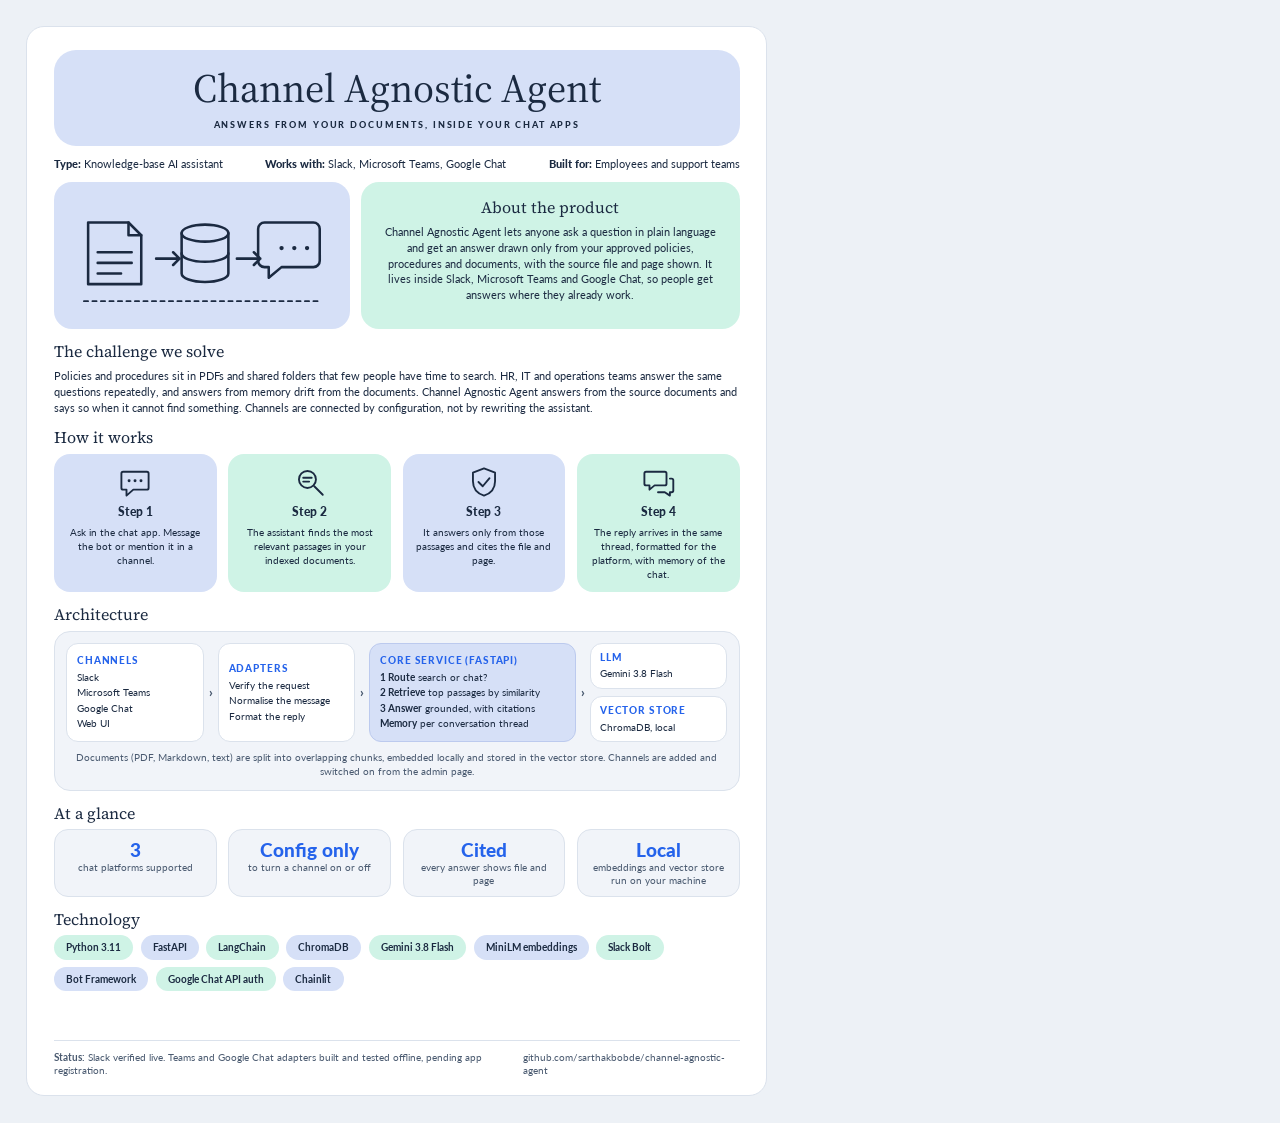
<file: docs/one-pager.html>
<!doctype html>
<html lang="en">
<head>
<meta charset="utf-8">
<title>Channel Agnostic Agent - one pager</title>
<link rel="stylesheet" href="https://fonts.googleapis.com/css2?family=Lato:wght@400;700;900&family=Source+Serif+4:wght@400;600&display=swap">
<style>
  @page { size: A4; margin: 0; }
  :root {
    --blue: #d6e0f7; --mint: #cff3e6; --ink: #1b2a41; --muted: #4a5a70; --stat: #2563eb;
    --tile: #f1f4f9; --line: #dbe2ec; --page: #edf1f6;
    --serif: "Source Serif 4", Georgia, serif; --sans: "Lato", "Segoe UI", Arial, sans-serif;
  }
  * { box-sizing: border-box; margin: 0; }
  html, body { background: var(--page); }
  body { font-family: var(--sans); color: var(--ink); font-size: 11px; line-height: 1.45;
         -webkit-print-color-adjust: exact; print-color-adjust: exact; }
  .page { width: 210mm; height: 297mm; padding: 7mm; }
  .card { width: 100%; height: 100%; background: #fff; border: 1px solid var(--line); border-radius: 18px;
          padding: 6mm 7mm 4.5mm; display: flex; flex-direction: column; gap: 2.8mm; overflow: hidden; }
  h2 { font-family: var(--serif); font-weight: 400; font-size: 16px; margin-bottom: 1.2mm; }
  .banner { background: var(--blue); border-radius: 22px; text-align: center; padding: 4.5mm 4mm 4mm; }
  .banner h1 { font-family: var(--serif); font-weight: 400; font-size: 40px; line-height: 1.05; }
  .banner .tag { margin-top: 2.5mm; font-weight: 900; font-size: 8.5px; letter-spacing: 0.22em; text-transform: uppercase; }
  .meta { display: flex; justify-content: space-between; gap: 8px; font-size: 10.5px; }
  .meta b { font-weight: 900; }
  .two { display: grid; grid-template-columns: 1fr 1.28fr; gap: 3mm; }
  .illus { background: var(--blue); border-radius: 18px; display: grid; place-items: center; padding: 4mm; }
  .about { background: var(--mint); border-radius: 18px; padding: 3.6mm 5mm; text-align: center; }
  .about h2 { font-size: 16px; }
  p { color: var(--ink); }
  .steps { display: grid; grid-template-columns: repeat(4, 1fr); gap: 3mm; }
  .step { border-radius: 16px; padding: 3mm 3mm; text-align: center; display: grid; justify-items: center; gap: 1.2mm; align-content: start; }
  .step:nth-child(odd) { background: var(--blue); } .step:nth-child(even) { background: var(--mint); }
  .step b { font-weight: 900; font-size: 11.5px; } .step span { font-size: 10px; line-height: 1.4; }
  .step svg { width: 34px; height: 34px; }

  .arch { background: var(--tile); border: 1px solid var(--line); border-radius: 16px; padding: 3mm; }
  .flow { display: grid; grid-template-columns: 1fr 14px 1fr 14px 1.5fr 14px 1fr; align-items: stretch; gap: 0; }
  .node { background: #fff; border: 1px solid var(--line); border-radius: 12px; padding: 2.4mm 2.6mm; display: flex; flex-direction: column; gap: 1px; justify-content: center; }
  .node.core { background: var(--blue); border-color: #bccaee; }
  .node h3 { font-size: 9.5px; font-weight: 900; text-transform: uppercase; letter-spacing: 0.09em; color: var(--stat); margin-bottom: 1px; }
  .node div, .node li { font-size: 10px; }
  .node ul { list-style: none; padding: 0; display: grid; gap: 1px; }
  .arrow { align-self: center; text-align: center; color: var(--muted); font-weight: 900; font-size: 13px; }
  .models { display: grid; gap: 2mm; }
  .models .node { padding: 1.8mm 2.4mm; }
  .note { margin-top: 2.4mm; font-size: 9.5px; color: var(--muted); text-align: center; }

  .tiles { display: grid; grid-template-columns: repeat(4, 1fr); gap: 3mm; }
  .tile { background: var(--tile); border: 1px solid var(--line); border-radius: 14px; padding: 2.4mm 2.4mm; text-align: center; }
  .tile b { display: block; color: var(--stat); font-size: 19px; font-weight: 900; line-height: 1.15; }
  .tile span { font-size: 9.5px; color: var(--muted); line-height: 1.3; display: block; margin-top: 1px; }

  .pills { display: flex; flex-wrap: wrap; gap: 2mm; }
  .pill { font-weight: 700; font-size: 10px; padding: 1.3mm 3.2mm; border-radius: 99px; background: var(--mint); }
  .pill:nth-child(even) { background: var(--blue); }
  .status { margin-top: auto; border-top: 1px solid var(--line); padding-top: 2.4mm; font-size: 9.5px; color: var(--muted); display: flex; justify-content: space-between; gap: 8px; }
</style>
</head>
<body>
<div class="page"><div class="card">

  <div class="banner">
    <h1>Channel Agnostic Agent</h1>
    <div class="tag">Answers from your documents, inside your chat apps</div>
  </div>

  <div class="meta">
    <span><b>Type:</b> Knowledge-base AI assistant</span>
    <span><b>Works with:</b> Slack, Microsoft Teams, Google Chat</span>
    <span><b>Built for:</b> Employees and support teams</span>
  </div>

  <div class="two">
    <div class="illus">
      <svg viewBox="0 0 250 110" width="100%" fill="none" stroke="#1b2a41" stroke-width="2.4" stroke-linecap="round" stroke-linejoin="round" aria-hidden="true">
        <path d="M18 24h38l12 12v46H18z"/><path d="M56 24v12h12"/><path d="M27 52h32M27 62h32M27 72h22"/>
        <path d="M82 58h22m-6-6 6 6-6 6"/>
        <ellipse cx="128" cy="34" rx="22" ry="8"/><path d="M106 34v38c0 4.5 10 8 22 8s22-3.5 22-8V34"/><path d="M106 53c0 4.5 10 8 22 8s22-3.5 22-8"/>
        <path d="M158 58h22m-6-6 6 6-6 6"/>
        <path d="M188 28h46a6 6 0 0 1 6 6v30a6 6 0 0 1-6 6h-30l-12 10V70h-4a6 6 0 0 1-6-6V34a6 6 0 0 1 6-6z" transform="translate(-4 -4)"/>
        <path d="M200 48h.1M212 48h.1M224 48h.1" stroke-width="4"/>
        <path d="M14 98h222" stroke-dasharray="4 4" stroke-width="1.6"/>
      </svg>
    </div>
    <div class="about">
      <h2>About the product</h2>
      <p>Channel Agnostic Agent lets anyone ask a question in plain language and get an answer drawn only from your approved policies, procedures and documents, with the source file and page shown. It lives inside Slack, Microsoft Teams and Google Chat, so people get answers where they already work.</p>
    </div>
  </div>

  <section>
    <h2>The challenge we solve</h2>
    <p>Policies and procedures sit in PDFs and shared folders that few people have time to search. HR, IT and operations teams answer the same questions repeatedly, and answers from memory drift from the documents. Channel Agnostic Agent answers from the source documents and says so when it cannot find something. Channels are connected by configuration, not by rewriting the assistant.</p>
  </section>

  <section>
    <h2>How it works</h2>
    <div class="steps">
      <div class="step">
        <svg viewBox="0 0 40 40" fill="none" stroke="#1b2a41" stroke-width="2.2" stroke-linecap="round" stroke-linejoin="round"><path d="M6 8h28a2 2 0 0 1 2 2v17a2 2 0 0 1-2 2H18l-8 7v-7H6a2 2 0 0 1-2-2V10a2 2 0 0 1 2-2z"/><path d="M13 18.5h.1M20 18.5h.1M27 18.5h.1" stroke-width="3.4"/></svg>
        <b>Step 1</b><span>Ask in the chat app. Message the bot or mention it in a channel.</span>
      </div>
      <div class="step">
        <svg viewBox="0 0 40 40" fill="none" stroke="#1b2a41" stroke-width="2.2" stroke-linecap="round" stroke-linejoin="round"><circle cx="17" cy="17" r="10"/><path d="M25 25l10 10"/><path d="M12 15h10M12 19.5h7"/></svg>
        <b>Step 2</b><span>The assistant finds the most relevant passages in your indexed documents.</span>
      </div>
      <div class="step">
        <svg viewBox="0 0 40 40" fill="none" stroke="#1b2a41" stroke-width="2.2" stroke-linecap="round" stroke-linejoin="round"><path d="M20 4l13 5v10c0 9-5.5 14.5-13 17C12.500 33.500 7 28 7 19V9z"/><path d="M13.500 20l5 5 8-9.500"/></svg>
        <b>Step 3</b><span>It answers only from those passages and cites the file and page.</span>
      </div>
      <div class="step">
        <svg viewBox="0 0 40 40" fill="none" stroke="#1b2a41" stroke-width="2.2" stroke-linecap="round" stroke-linejoin="round"><path d="M6 8h22a2 2 0 0 1 2 2v12a2 2 0 0 1-2 2H16l-6 5v-5H6a2 2 0 0 1-2-2V10a2 2 0 0 1 2-2z"/><path d="M34 16h2a2 2 0 0 1 2 2v12a2 2 0 0 1-2 2h-2v4l-6-4H20"/></svg>
        <b>Step 4</b><span>The reply arrives in the same thread, formatted for the platform, with memory of the chat.</span>
      </div>
    </div>
  </section>

  <section>
    <h2>Architecture</h2>
    <div class="arch">
      <div class="flow">
        <div class="node"><h3>Channels</h3><ul><li>Slack</li><li>Microsoft Teams</li><li>Google Chat</li><li>Web UI</li></ul></div>
        <div class="arrow">&rsaquo;</div>
        <div class="node"><h3>Adapters</h3><ul><li>Verify the request</li><li>Normalise the message</li><li>Format the reply</li></ul></div>
        <div class="arrow">&rsaquo;</div>
        <div class="node core"><h3>Core service (FastAPI)</h3><ul><li><b>1 Route</b> search or chat?</li><li><b>2 Retrieve</b> top passages by similarity</li><li><b>3 Answer</b> grounded, with citations</li><li><b>Memory</b> per conversation thread</li></ul></div>
        <div class="arrow">&rsaquo;</div>
        <div class="models">
          <div class="node"><h3>LLM</h3><div>Gemini 3.8 Flash</div></div>
          <div class="node"><h3>Vector store</h3><div>ChromaDB, local</div></div>
        </div>
      </div>
      <div class="note">Documents (PDF, Markdown, text) are split into overlapping chunks, embedded locally and stored in the vector store. Channels are added and switched on from the admin page.</div>
    </div>
  </section>

  <section>
    <h2>At a glance</h2>
    <div class="tiles">
      <div class="tile"><b>3</b><span>chat platforms supported</span></div>
      <div class="tile"><b>Config only</b><span>to turn a channel on or off</span></div>
      <div class="tile"><b>Cited</b><span>every answer shows file and page</span></div>
      <div class="tile"><b>Local</b><span>embeddings and vector store run on your machine</span></div>
    </div>
  </section>

  <section>
    <h2>Technology</h2>
    <div class="pills">
      <span class="pill">Python 3.11</span><span class="pill">FastAPI</span><span class="pill">LangChain</span>
      <span class="pill">ChromaDB</span><span class="pill">Gemini 3.8 Flash</span><span class="pill">MiniLM embeddings</span>
      <span class="pill">Slack Bolt</span><span class="pill">Bot Framework</span><span class="pill">Google Chat API auth</span>
      <span class="pill">Chainlit</span>
    </div>
  </section>

  <div class="status">
    <span><b>Status:</b> Slack verified live. Teams and Google Chat adapters built and tested offline, pending app registration.</span>
    <span>github.com/sarthakbobde/channel-agnostic-agent</span>
  </div>

</div></div>
</body>
</html>
</file>
